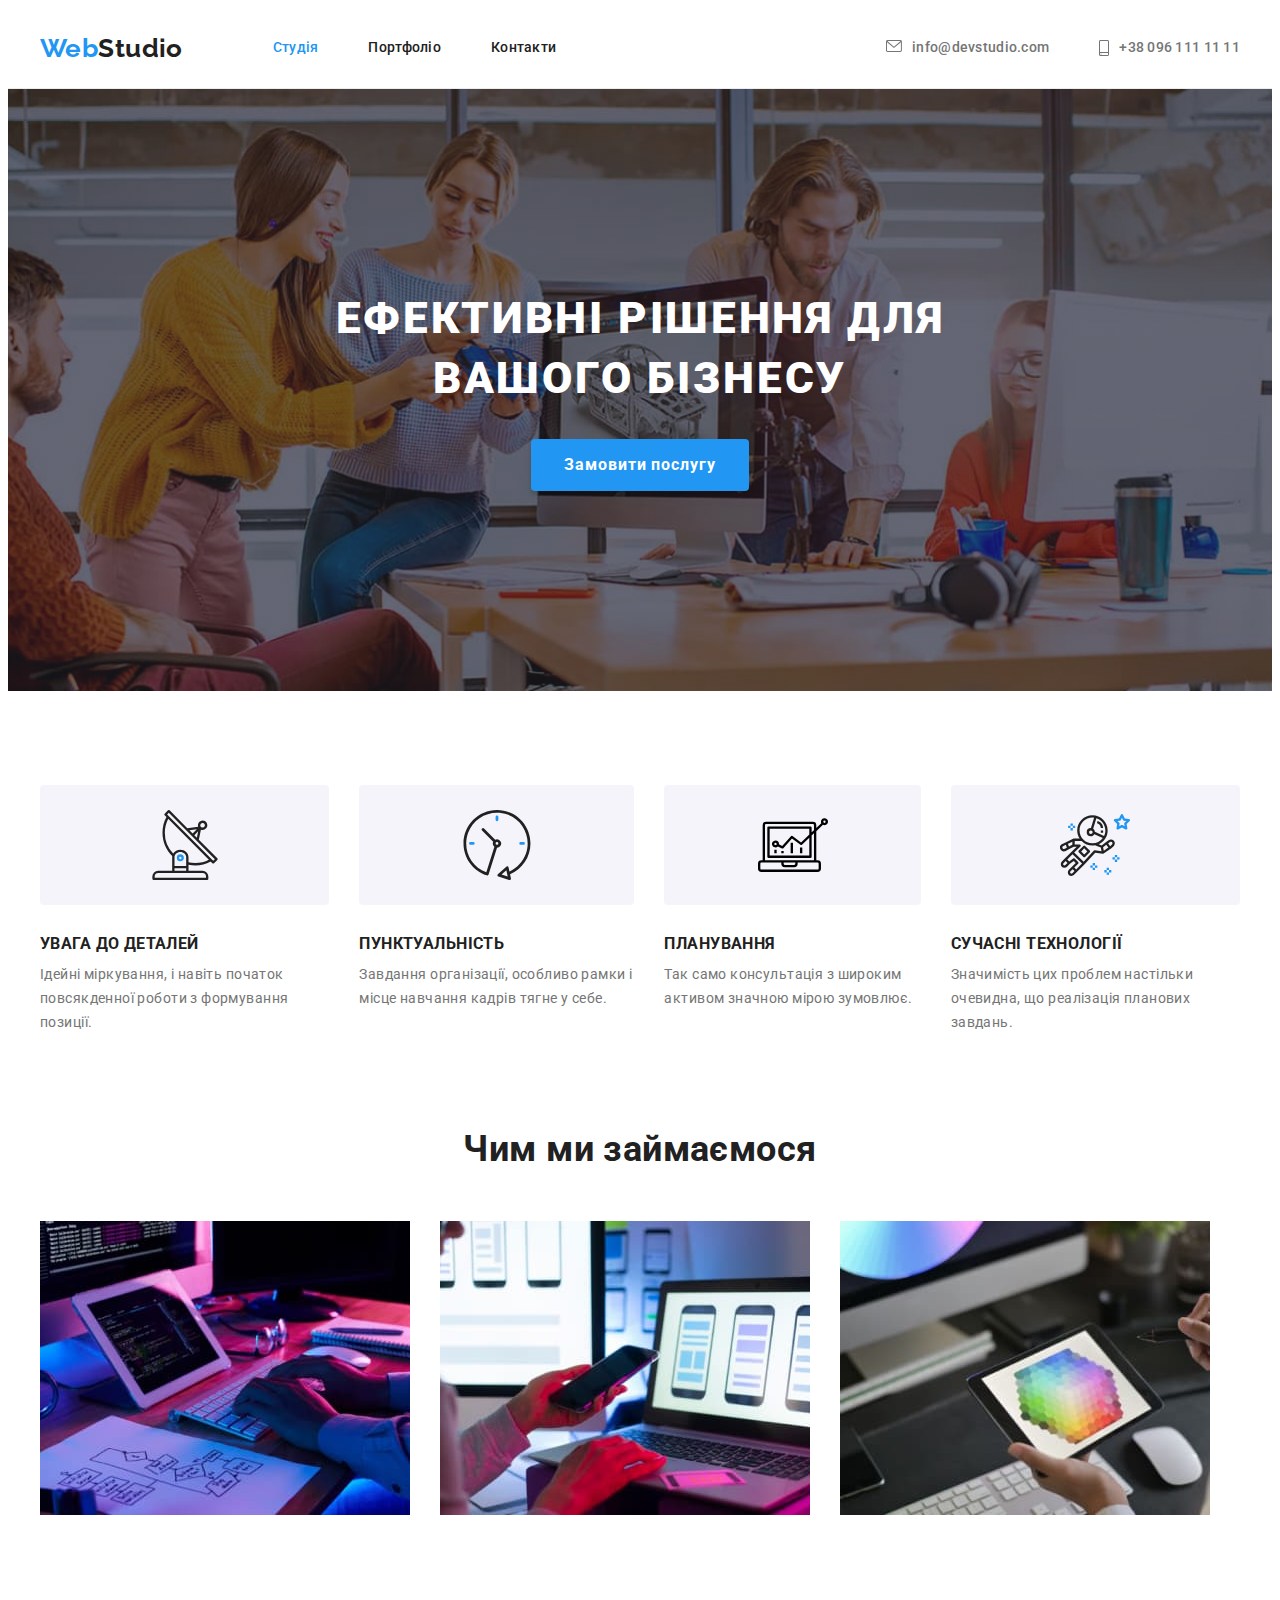
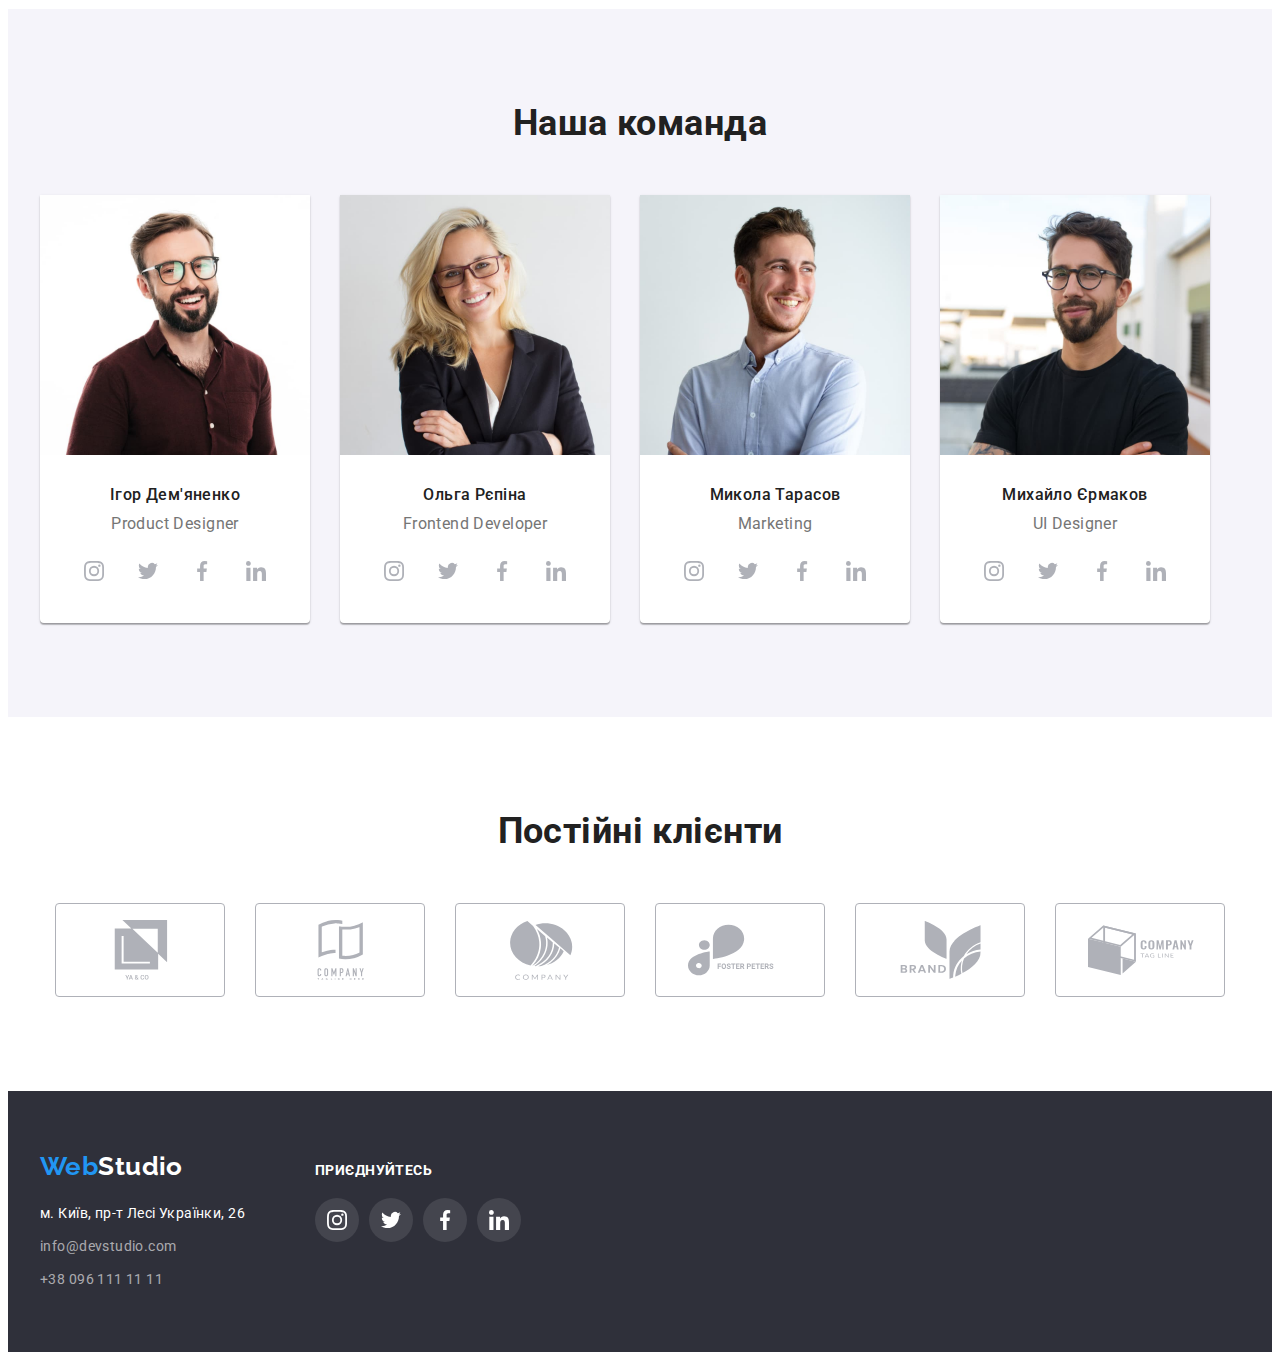
<file: index.html>
<!DOCTYPE html>
<html lang="uk">
  <head>
    <meta charset="UTF-8" />
    <meta http-equiv="X-UA-Compatible" content="IE=edge" />
    <meta name="viewport" content="width=device-width, initial-scale=1.0" />
    <title>WebStudio</title>
    <link rel="preconnect" href="https://fonts.googleapis.com" />
    <link rel="preconnect" href="https://fonts.gstatic.com" crossorigin />
    <link
      href="https://fonts.googleapis.com/css2?family=Raleway:wght@700&family=Roboto:wght@400;500;700;900&display=swap"
      rel="stylesheet"
    />
    <link
      rel="stylesheet"
      href="https://cdnjs.cloudflare.com/ajax/libs/modern-normalize/1.1.0/modern-normalize.min.css"
      integrity="sha512-wpPYUAdjBVSE4KJnH1VR1HeZfpl1ub8YT/NKx4PuQ5NmX2tKuGu6U/JRp5y+Y8XG2tV+wKQpNHVUX03MfMFn9Q=="
      crossorigin="anonymous"
      referrerpolicy="no-referrer"
    />
    <link rel="stylesheet" href="./css/styles.css" />
  </head>
  <body>
    <!-- Шапка сайту-->
    <header class="page-header">
      <div class="container header">
        <nav class="main-nav">
          <a href="./index.html" class="logo"
            >Web<span class="logo-black">Studio</span></a
          >
          <ul class="site-nav list">
            <li class="item">
              <a href="./index.html" class="link current">Студія</a>
            </li>
            <li class="item">
              <a href="./portfolio.html" class="link">Портфоліо</a>
            </li>
            <li class="item"><a href="#" class="link">Контакти</a></li>
          </ul>
        </nav>
        <ul class="contact-us list">
          <li class="item">
            <a href="mailto:info@devstudio.com" class="link"
              ><svg height="12px" width="16px" class="item-icon">
                <use href="./images/icons.svg#icon-envelope"></use></svg
              >info@devstudio.com</a
            >
          </li>
          <li class="item">
            <a href="tel:+380961111111" class="link"
              ><svg height="16px" width="10px" class="item-icon">
                <use href="./images/icons.svg#icon-smartphone"></use></svg
              >+38 096 111 11 11</a
            >
          </li>
        </ul>
      </div>
    </header>

    <!-- Основний контент -->
    <main>
      <!-- Секція Hero -->
      <section class="hero">
        <div class="container">
          <h1 class="hero-tittle">Ефективні рішення для вашого бізнесу</h1>
          <button type="button" class="button">Замовити послугу</button>
        </div>
      </section>
      <!-- Секція про переваги компанії -->
      <section class="section">
        <div class="container">
          <h2 class="section-tittle visually-hidden">Наші навички та вміння</h2>
          <ul class="feature-list list">
            <li class="item">
              <div class="thumb">
                <svg class="icon">
                  <use href="./images/icons.svg#icon-antenna"></use>
                </svg>
              </div>
              <h3 class="tittle">УВАГА ДО ДЕТАЛЕЙ</h3>
              <p class="description">
                Ідейні міркування, і навіть початок повсякденної роботи з
                формування позиції.
              </p>
            </li>
            <li class="item">
              <div class="thumb">
                <svg class="icon">
                  <use href="./images/icons.svg#icon-clock"></use>
                </svg>
              </div>
              <h3 class="tittle">ПУНКТУАЛЬНІСТЬ</h3>
              <p class="description">
                Завдання організації, особливо рамки і місце навчання кадрів
                тягне у себе.
              </p>
            </li>
            <li class="item">
              <div class="thumb">
                <svg class="icon">
                  <use href="./images/icons.svg#icon-diagram"></use>
                </svg>
              </div>
              <h3 class="tittle">ПЛАНУВАННЯ</h3>
              <p class="description">
                Так само консультація з широким активом значною мірою зумовлює.
              </p>
            </li>
            <li class="item">
              <div class="thumb">
                <svg class="icon">
                  <use href="./images/icons.svg#icon-astronaut"></use>
                </svg>
              </div>
              <h3 class="tittle">СУЧАСНІ ТЕХНОЛОГІЇ</h3>
              <p class="description">
                Значимість цих проблем настільки очевидна, що реалізація
                планових завдань.
              </p>
            </li>
          </ul>
        </div>
      </section>
      <!-- Секція про те чим ми займаємося -->
      <section class="section our-work">
        <div class="container">
          <h2 class="section-tittle">Чим ми займаємося</h2>
          <ul class="list activity">
            <li class="item">
              <img
                src="./images/box-1.jpg"
                alt="Стіл з клавіатурою"
                width="370"
                height="294"
              />
            </li>
            <li class="item">
              <img
                src="./images/box-2.jpg"
                alt="Ноутбук та телефон в руках"
                width="370"
                height="294"
              />
            </li>
            <li class="item">
              <img
                src="./images/box-3.jpg"
                alt="Зображення мозаїки на планшеті"
                width="370"
                height="294"
              />
            </li>
          </ul>
        </div>
      </section>
      <!-- Наша команда -->
      <section class="section team">
        <div class="container">
          <h2 class="section-tittle">Наша команда</h2>
          <ul class="teammate list">
            <li class="item">
              <img
                src="./images/ihor-demiianenko.jpg"
                alt="Ігор Дем'яненко"
                width="270"
                height="260"
              />
              <div class="description">
                <h3 class="tittle">Ігор Дем'яненко</h3>
                <p class="profession">Product Designer</p>
                <ul class="social-list list">
                  <li class="social-item">
                    <a
                      href="https://www.instagram.com/"
                      target="_blank"
                      rel="noreferrer noopener nofollow"
                      aria-label="Instagram"
                      class="link"
                      ><svg class="item-icon">
                        <use
                          href="./images/icons.svg#icon-instagram"
                        ></use></svg
                    ></a>
                  </li>
                  <li class="social-item">
                    <a
                      href="https://www.twitter.com/"
                      target="_blank"
                      rel="noreferrer noopener nofollow"
                      class="link"
                      aria-label="Twitter"
                      ><svg class="item-icon">
                        <use href="./images/icons.svg#icon-twitter"></use></svg
                    ></a>
                  </li>
                  <li class="social-item">
                    <a
                      href="https://www.facebook.com/"
                      target="_blank"
                      rel="noreferrer noopener nofollow"
                      aria-label="Facebook"
                      class="link"
                      ><svg class="item-icon">
                        <use href="./images/icons.svg#icon-facebook"></use></svg
                    ></a>
                  </li>
                  <li class="social-item">
                    <a
                      href="https://www.linkedin.com/"
                      target="_blank"
                      rel="noreferrer noopener nofollow"
                      aria-label="Linkedin"
                      class="link"
                      ><svg class="item-icon">
                        <use href="./images/icons.svg#icon-linkedin"></use></svg
                    ></a>
                  </li>
                </ul>
              </div>
            </li>
            <li class="item">
              <img
                src="./images/olha-riepina.jpg"
                alt="Ольга Рєпіна"
                width="270"
                height="260"
              />
              <div class="description">
                <h3 class="tittle">Ольга Рєпіна</h3>
                <p class="profession">Frontend Developer</p>
                <ul class="social-list list">
                  <li class="social-item">
                    <a
                      href="https://www.instagram.com/"
                      target="_blank"
                      rel="noreferrer noopener nofollow"
                      aria-label="Instagram"
                      class="link"
                      ><svg class="item-icon">
                        <use
                          href="./images/icons.svg#icon-instagram"
                        ></use></svg
                    ></a>
                  </li>
                  <li class="social-item">
                    <a
                      href="https://www.twitter.com/"
                      target="_blank"
                      rel="noreferrer noopener nofollow"
                      class="link"
                      aria-label="Twitter"
                      ><svg class="item-icon">
                        <use href="./images/icons.svg#icon-twitter"></use></svg
                    ></a>
                  </li>
                  <li class="social-item">
                    <a
                      href="https://www.facebook.com/"
                      target="_blank"
                      rel="noreferrer noopener nofollow"
                      aria-label="Facebook"
                      class="link"
                      ><svg class="item-icon">
                        <use href="./images/icons.svg#icon-facebook"></use></svg
                    ></a>
                  </li>
                  <li class="social-item">
                    <a
                      href="https://www.linkedin.com/"
                      target="_blank"
                      rel="noreferrer noopener nofollow"
                      aria-label="Linkedin"
                      class="link"
                      ><svg class="item-icon">
                        <use href="./images/icons.svg#icon-linkedin"></use></svg
                    ></a>
                  </li>
                </ul>
              </div>
            </li>
            <li class="item">
              <img
                src="./images/mykola-tarasov.jpg"
                alt="Микола Тарасов"
                width="270"
                height="260"
              />
              <div class="description">
                <h3 class="tittle">Микола Тарасов</h3>
                <p class="profession">Marketing</p>
                <ul class="social-list list">
                  <li class="social-item">
                    <a
                      href="https://www.instagram.com/"
                      target="_blank"
                      rel="noreferrer noopener nofollow"
                      aria-label="Instagram"
                      class="link"
                      ><svg class="item-icon">
                        <use
                          href="./images/icons.svg#icon-instagram"
                        ></use></svg
                    ></a>
                  </li>
                  <li class="social-item">
                    <a
                      href="https://www.twitter.com/"
                      target="_blank"
                      rel="noreferrer noopener nofollow"
                      class="link"
                      aria-label="Twitter"
                      ><svg class="item-icon">
                        <use href="./images/icons.svg#icon-twitter"></use></svg
                    ></a>
                  </li>
                  <li class="social-item">
                    <a
                      href="https://www.facebook.com/"
                      target="_blank"
                      rel="noreferrer noopener nofollow"
                      aria-label="Facebook"
                      class="link"
                      ><svg class="item-icon">
                        <use href="./images/icons.svg#icon-facebook"></use></svg
                    ></a>
                  </li>
                  <li class="social-item">
                    <a
                      href="https://www.linkedin.com/"
                      target="_blank"
                      rel="noreferrer noopener nofollow"
                      aria-label="Linkedin"
                      class="link"
                      ><svg class="item-icon">
                        <use href="./images/icons.svg#icon-linkedin"></use></svg
                    ></a>
                  </li>
                </ul>
              </div>
            </li>
            <li class="item">
              <img
                src="./images/mykhailo-iermakov.jpg"
                alt="Михайло Єрмаков"
                width="270"
                height="260"
              />
              <div class="description">
                <h3 class="tittle">Михайло Єрмаков</h3>
                <p class="profession">UI Designer</p>
                <ul class="social-list list">
                  <li class="social-item">
                    <a
                      href="https://www.instagram.com/"
                      target="_blank"
                      rel="noreferrer noopener nofollow"
                      aria-label="Instagram"
                      class="link"
                      ><svg class="item-icon">
                        <use
                          href="./images/icons.svg#icon-instagram"
                        ></use></svg
                    ></a>
                  </li>
                  <li class="social-item">
                    <a
                      href="https://www.twitter.com/"
                      target="_blank"
                      rel="noreferrer noopener nofollow"
                      class="link"
                      aria-label="Twitter"
                      ><svg class="item-icon">
                        <use href="./images/icons.svg#icon-twitter"></use></svg
                    ></a>
                  </li>
                  <li class="social-item">
                    <a
                      href="https://www.facebook.com/"
                      target="_blank"
                      rel="noreferrer noopener nofollow"
                      aria-label="Facebook"
                      class="link"
                      ><svg class="item-icon">
                        <use href="./images/icons.svg#icon-facebook"></use></svg
                    ></a>
                  </li>
                  <li class="social-item">
                    <a
                      href="https://www.linkedin.com/"
                      target="_blank"
                      rel="noreferrer noopener nofollow"
                      aria-label="Linkedin"
                      class="link"
                      ><svg class="item-icon">
                        <use href="./images/icons.svg#icon-linkedin"></use></svg
                    ></a>
                  </li>
                </ul>
              </div>
            </li>
          </ul>
        </div>
      </section>
      <section class="section clients">
        <div class="container">
          <h2 class="section-tittle">Постійні клієнти</h2>
          <ul class="clients-list list">
            <li class="clients-item">
              <a
                href="#"
                target="_blank"
                rel="noreferrer noopener nofollow"
                class="link"
              >
                <svg class="item-icon">
                  <use href="./images/icons.svg#icon-cmp-ya-co"></use>
                </svg>
              </a>
            </li>
            <li class="clients-item">
              <a
                href="#"
                target="_blank"
                rel="noreferrer noopener nofollow"
                class="link"
              >
                <svg class="item-icon">
                  <use href="./images/icons.svg#icon-cmp-tagline-her"></use>
                </svg>
              </a>
            </li>
            <li class="clients-item">
              <a
                href="#"
                target="_blank"
                rel="noreferrer noopener nofollow"
                class="link"
              >
                <svg class="item-icon">
                  <use href="./images/icons.svg#icon-cmp-company"></use>
                </svg>
              </a>
            </li>
            <li class="clients-item">
              <a
                href="#"
                target="_blank"
                rel="noreferrer noopener nofollow"
                class="link"
              >
                <svg class="item-icon">
                  <use href="./images/icons.svg#icon-cmp-foster-peters"></use>
                </svg>
              </a>
            </li>
            <li class="clients-item">
              <a
                href="#"
                target="_blank"
                rel="noreferrer noopener nofollow"
                class="link"
              >
                <svg class="item-icon">
                  <use href="./images/icons.svg#icon-cmp-brand"></use>
                </svg>
              </a>
            </li>
            <li class="clients-item">
              <a
                href="#"
                target="_blank"
                rel="noreferrer noopener nofollow"
                class="link"
              >
                <svg class="item-icon">
                  <use href="./images/icons.svg#icon-cmp-tag-line"></use>
                </svg>
              </a>
            </li>
          </ul>
        </div>
      </section>
    </main>

    <!-- Футер -->
    <footer class="footer">
      <div class="container">
        <div class="contact-footer">
          <a href="./index.html" class="logo"
            >Web<span class="logo-white">Studio</span></a
          >
          <address class="address">
            <ul class="list">
              <li class="item">
                <a
                  href="https://goo.gl/maps/RNsR4imkHqx8z6h36"
                  target="_blank"
                  rel="noreferrer noopener nofollow"
                  class="map link"
                  >м. Київ, пр-т Лесі Українки, 26</a
                >
              </li>
              <li class="item">
                <a href="mailto:info@devstudio.com" class="link"
                  >info@devstudio.com</a
                >
              </li>
              <li class="item">
                <a href="tel:+380961111111" class="link">+38 096 111 11 11</a>
              </li>
            </ul>
          </address>
        </div>
        <div class="thumb">
          <h3 class="social-list-tittle">Приєднуйтесь</h3>
          <ul class="social-list list">
            <li class="social-item">
              <a
                href="https://www.instagram.com/"
                target="_blank"
                rel="noreferrer noopener nofollow"
                aria-label="Instagram"
                class="link"
                ><svg class="item-icon">
                  <use href="./images/icons.svg#icon-instagram"></use></svg
              ></a>
            </li>
            <li class="social-item">
              <a
                href="https://www.twitter.com/"
                target="_blank"
                rel="noreferrer noopener nofollow"
                class="link"
                aria-label="Twitter"
                ><svg class="item-icon">
                  <use href="./images/icons.svg#icon-twitter"></use></svg
              ></a>
            </li>
            <li class="social-item">
              <a
                href="https://www.facebook.com/"
                target="_blank"
                rel="noreferrer noopener nofollow"
                aria-label="Facebook"
                class="link"
                ><svg class="item-icon">
                  <use href="./images/icons.svg#icon-facebook"></use></svg
              ></a>
            </li>
            <li class="social-item">
              <a
                href="https://www.linkedin.com/"
                target="_blank"
                rel="noreferrer noopener nofollow"
                aria-label="Linkedin"
                class="link"
                ><svg class="item-icon">
                  <use href="./images/icons.svg#icon-linkedin"></use></svg
              ></a>
            </li>
          </ul>
        </div>
      </div>
    </footer>
  </body>
</html>
</file>
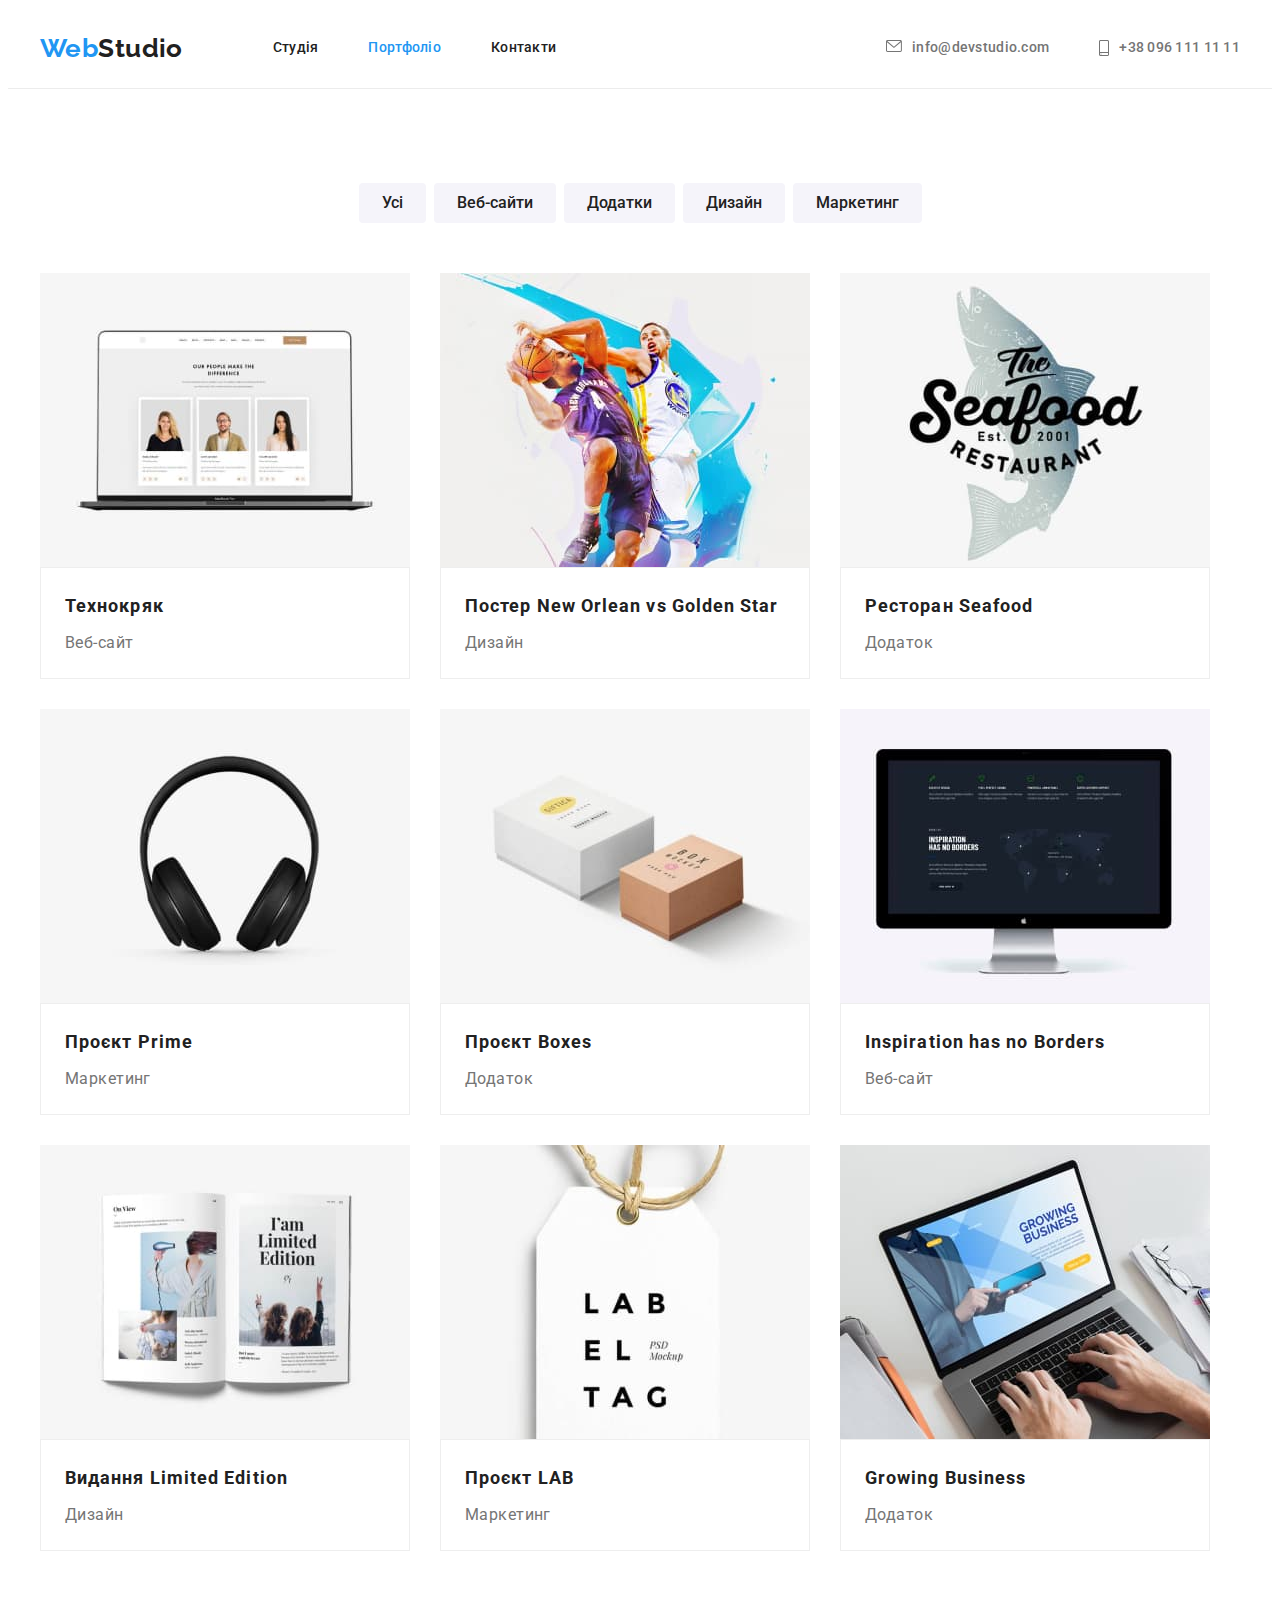
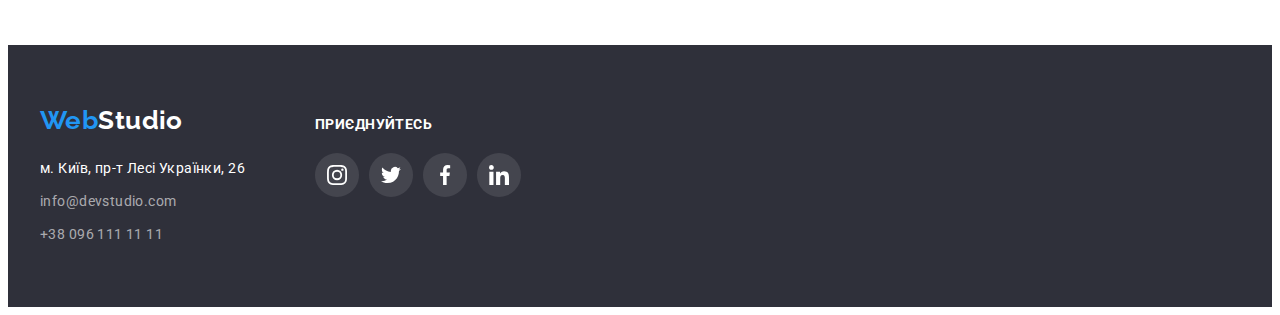
<file: portfolio.html>
<!DOCTYPE html>
<html lang="uk">
  <head>
    <meta charset="UTF-8" />
    <meta http-equiv="X-UA-Compatible" content="IE=edge" />
    <meta name="viewport" content="width=device-width, initial-scale=1.0" />
    <title>Portfolio</title>
    <link rel="preconnect" href="https://fonts.googleapis.com" />
    <link rel="preconnect" href="https://fonts.gstatic.com" crossorigin />
    <link
      href="https://fonts.googleapis.com/css2?family=Raleway:wght@700&family=Roboto:wght@400;500;700;900&display=swap"
      rel="stylesheet"
    />
    <link
      rel="stylesheet"
      href="https://cdnjs.cloudflare.com/ajax/libs/modern-normalize/1.1.0/modern-normalize.min.css"
      integrity="sha512-wpPYUAdjBVSE4KJnH1VR1HeZfpl1ub8YT/NKx4PuQ5NmX2tKuGu6U/JRp5y+Y8XG2tV+wKQpNHVUX03MfMFn9Q=="
      crossorigin="anonymous"
      referrerpolicy="no-referrer"
    />
    <link rel="stylesheet" href="./css/styles.css" />
  </head>
  <body>
    <!-- Шапка сайту-->
    <header class="page-header">
      <div class="container header">
        <nav class="main-nav">
          <a href="./index.html" class="logo"
            >Web<span class="logo-black">Studio</span></a
          >
          <ul class="site-nav list">
            <li class="item">
              <a href="./index.html" class="link">Студія</a>
            </li>
            <li class="item">
              <a href="./portfolio.html" class="link current">Портфоліо</a>
            </li>
            <li class="item"><a href="#" class="link">Контакти</a></li>
          </ul>
        </nav>
        <ul class="contact-us list">
          <li class="item">
            <a href="mailto:info@devstudio.com" class="link"
              ><svg height="12px" width="16px" class="item-icon">
                <use href="./images/icons.svg#icon-envelope"></use></svg
              >info@devstudio.com</a
            >
          </li>
          <li class="item">
            <a href="tel:+380961111111" class="link"
              ><svg height="16px" width="10px" class="item-icon">
                <use href="./images/icons.svg#icon-smartphone"></use></svg
              >+38 096 111 11 11</a
            >
          </li>
        </ul>
      </div>
    </header>

    <!-- Основний контент -->
    <main>
      <section class="section portfolio">
        <h1 class="section-tittle visually-hidden">Портфоліо</h1>
        <!-- Елементи портфоліо -->
        <div class="container">
          <ul class="filter list">
            <li class="item">
              <button type="button" class="button-filter">Усі</button>
            </li>
            <li class="item">
              <button type="button" class="button-filter">Веб-сайти</button>
            </li>
            <li class="item">
              <button type="button" class="button-filter">Додатки</button>
            </li>
            <li class="item">
              <button type="button" class="button-filter">Дизайн</button>
            </li>
            <li class="item">
              <button type="button" class="button-filter">Маркетинг</button>
            </li>
          </ul>
          <ul class="project-list list">
            <li class="project-item">
              <a href="#" class="project-link"
                ><img
                  src="./images/technokryak.jpg"
                  alt="Ноутбук з фото людей"
                  width="370"
                  height="294"
                />
                <div class="description">
                  <h2 class="tittle">Технокряк</h2>
                  <p class="product">Веб-сайт</p>
                </div>
              </a>
            </li>
            <li class="item">
              <a href="#" class="project-link"
                ><img
                  src="./images/poster-orlean-g-star.jpg"
                  alt="Два баскетболісти"
                  width="370"
                  height="294"
                />
                <div class="description">
                  <h2 class="tittle">Постер New Orlean vs Golden Star</h2>
                  <p class="product">Дизайн</p>
                </div>
              </a>
            </li>
            <li class="project-item">
              <a href="#" class="project-link"
                ><img
                  src="./images/restaurant-seafood.jpg  "
                  alt="Риба з надписом"
                  width="370"
                  height="294"
                />
                <div class="description">
                  <h2 class="tittle">Ресторан Seafood</h2>
                  <p class="product">Додаток</p>
                </div>
              </a>
            </li>
            <li class="project-item">
              <a href="#" class="project-link"
                ><img
                  src="./images/project-prime.jpg"
                  alt="Навушники"
                  width="370"
                  height="294"
                />
                <div class="description">
                  <h2 class="tittle">Проєкт Prime</h2>
                  <p class="product">Маркетинг</p>
                </div>
              </a>
            </li>
            <li class="project-item">
              <a href="#" class="project-link"
                ><img
                  src="./images/project-boxes.jpg"
                  alt="Біла і коричнева коробка"
                  width="370"
                  height="294"
                />
                <div class="description">
                  <h2 class="tittle">Проєкт Boxes</h2>
                  <p class="product">Додаток</p>
                </div>
              </a>
            </li>
            <li class="project-item">
              <a href="#" class="project-link"
                ><img
                  src="./images/inspiration.jpg"
                  alt="Монітор комп'ютера"
                  width="370"
                  height="294"
                />
                <div class="description">
                  <h2 class="tittle">Inspiration has no Borders</h2>
                  <p class="product">Веб-сайт</p>
                </div>
              </a>
            </li>
            <li class="project-item">
              <a href="#" class="project-link"
                ><img
                  src="./images/limit-edition.jpg"
                  alt="Розгортка журналу"
                  width="370"
                  height="294"
                />
                <div class="description">
                  <h2 class="tittle">Видання Limited Edition</h2>
                  <p class="product">Дизайн</p>
                </div>
              </a>
            </li>
            <li class="project-item">
              <a href="#" class="project-link"
                ><img
                  src="./images/project-lab.jpg"
                  alt="Брелок з надписом"
                  width="370"
                  height="294"
                />
                <div class="description">
                  <h2 class="tittle">Проєкт LAB</h2>
                  <p class="product">Маркетинг</p>
                </div>
              </a>
            </li>
            <li class="project-item">
              <a href="#" class="project-link"
                ><img
                  src="./images/growing-business.jpg"
                  alt="Ноутбук на столі"
                  width="370"
                  height="294"
                />
                <div class="description">
                  <h2 class="tittle">Growing Business</h2>
                  <p class="product">Додаток</p>
                </div>
              </a>
            </li>
          </ul>
        </div>
      </section>
    </main>

    <!-- Футер -->
    <footer class="footer">
      <div class="container">
        <div class="contact-footer">
          <a href="./index.html" class="logo"
            >Web<span class="logo-white">Studio</span></a
          >
          <address class="address">
            <ul class="list">
              <li class="item">
                <a
                  href="https://goo.gl/maps/RNsR4imkHqx8z6h36"
                  target="_blank"
                  rel="noreferrer noopener nofollow"
                  class="map link"
                  >м. Київ, пр-т Лесі Українки, 26</a
                >
              </li>
              <li class="item">
                <a href="mailto:info@devstudio.com" class="link"
                  >info@devstudio.com</a
                >
              </li>
              <li class="item">
                <a href="tel:+380961111111" class="link">+38 096 111 11 11</a>
              </li>
            </ul>
          </address>
        </div>
        <div class="thumb">
          <h3 class="social-list-tittle">Приєднуйтесь</h3>
          <ul class="social-list list">
            <li class="social-item">
              <a
                href="https://www.instagram.com/"
                target="_blank"
                rel="noreferrer noopener nofollow"
                aria-label="Instagram"
                class="link"
                ><svg class="item-icon">
                  <use href="./images/icons.svg#icon-instagram"></use></svg
              ></a>
            </li>
            <li class="social-item">
              <a
                href="https://www.instagram.com/"
                target="_blank"
                rel="noreferrer noopener nofollow"
                class="link"
                aria-label="Twitter"
                ><svg class="item-icon">
                  <use href="./images/icons.svg#icon-twitter"></use></svg
              ></a>
            </li>
            <li class="social-item">
              <a
                href="https://www.instagram.com/"
                target="_blank"
                rel="noreferrer noopener nofollow"
                aria-label="Facebook"
                class="link"
                ><svg class="item-icon">
                  <use href="./images/icons.svg#icon-facebook"></use></svg
              ></a>
            </li>
            <li class="social-item">
              <a
                href="https://www.instagram.com/"
                target="_blank"
                rel="noreferrer noopener nofollow"
                aria-label="Linkedin"
                class="link"
                ><svg class="item-icon">
                  <use href="./images/icons.svg#icon-linkedin"></use></svg
              ></a>
            </li>
          </ul>
        </div>
      </div>
    </footer>
  </body>
</html>
</file>
<file: css/styles.css>
/* колір основного тексту #757575 */
/* вторинний колір тексту  #212121;
 */
/* білий #FFFFFF  */
/* акцент #2196F3 */
/* вторинний колір фону #F5F4FA; */

:root {
  --primary-text-color: #757575;
  --title-text-color: #212121;
  --accent-color: #2196f3;
  --primary-white-color: #ffffff;
  --bcg-color: #2f303a;
  --bcg-color-hero: #C4C4C4;
  --secondary-bcg-color: #f5f4fa;
  --active-btn: #188ce8;
  --footer-contact-color: rgba(255, 255, 255, 0.6);
  --header-border-color: #ececec;
  --filter-border-color: #eeeeee;
  --icon-fill-color: #afb1b8;
}

body {
  color: var(--primary-text-color);
  background-color: var(--primary-white-color);

  font-family: "Roboto", sans-serif;
  font-size: 14px;
  line-height: 1.71;
  letter-spacing: 0.03em;
}

.list {
  list-style: none;
  padding: 0;
  margin: 0;
}

.visually-hidden {
  position: absolute;
  white-space: nowrap;
  width: 1px;
  height: 1px;
  overflow: hidden;
  border: 0;
  padding: 0;
  clip: rect(0 0 0 0);
  clip-path: inset(50%);
  margin: -1px;
}

.container {
  margin-left: auto;
  margin-right: auto;
  width: 1200px;
  padding-left: 15px;
  padding-right: 15px;
}

/* Header */

.page-header {
  border-bottom-width: 1px;
  border-bottom-style: solid;
  border-bottom-color: var(--header-border-color);
}

.logo {
  color: var(--accent-color);
  font-family: "Raleway", sans-serif;

  font-weight: 700;
  font-size: 26px;
  line-height: 1.19;
  text-decoration: none;
}

.logo-black {
  color: var(--title-text-color);
}

.logo-white {
  color: var(--primary-white-color);
}

/* Site nav */

.page-header {
  border-bottom: 1px solid var(--header-border-color);
}

.header {
  display: flex;
  align-items: center;
  justify-content: flex-end;
}

.main-nav {
  display: flex;
  align-items: center;
}

.site-nav {
  display: flex;
  margin-left: 90px;
  gap: 50px;
}

.site-nav .link {
  display: block;
  padding-top: 32px;
  padding-bottom: 32px;

  color: var(--title-text-color);
  font-weight: 500;
  line-height: 1.14;
  letter-spacing: 0.02em;
  text-decoration: none;
}

.site-nav .link:hover,
.site-nav .link:focus {
  color: var(--accent-color);
}

.site-nav .link.current {
  color: var(--accent-color);
}

.contact-us {
  display: flex;
  margin-left: auto;
  align-items: center;
  gap: 50px;
}

.contact-us .item-icon {
  margin-right: 10px;
}

.contact-us .link {
  display: flex;
  padding-top: 32px;
  padding-bottom: 32px;

  color: var(--primary-text-color);
  fill: var(--primary-text-color);
  font-weight: 500;
  line-height: 1.14;
  letter-spacing: 0.02em;
  text-decoration: none;
}

.contact-us .link:hover,
.contact-us .link:focus {
  color: var(--accent-color);
  fill: var(--active-btn);
}

/* Головна сторінка */
/* Hero section */
.hero {
  max-width: 1600px;
  margin-left: auto;
  margin-right: auto;
  background-color: var(--bcg-color-hero);
  background-image: linear-gradient(
      to right,
      rgba(47, 48, 58, 0.4),
      rgba(47, 48, 58, 0.4)
    ),
    url("../images/hero-bg.jpg");

  background-repeat: no-repeat;
  background-position: center;
  background-size: cover;
}

.hero .container {
  text-align: center;
  padding-top: 200px;
  padding-bottom: 200px;
}

.hero-tittle {
  margin: 0 auto;
  max-width: 696px;
  color: var(--primary-white-color);
  font-weight: 900;
  font-size: 44px;
  line-height: 1.36;
  letter-spacing: 0.06em;

  text-transform: uppercase;
}

/* Button */

.button {
  display: inline-block;
  margin-top: 30px;
  border: 1px solid transparent;
  border-radius: 4px;
  padding: 10px 32px;

  color: var(--primary-white-color);
  background-color: var(--accent-color);
  box-shadow: 0px 4px 4px rgba(0, 0, 0, 0.15);
  font-family: inherit;
  font-weight: 700;
  font-size: 16px;
  line-height: 1.88;
  letter-spacing: 0.06em;
  text-align: center;
  cursor: pointer;
}

.button:hover,
.button:focus,
.button:active {
  background-color: var(--active-btn);
}

.button-filter {
  display: inline-block;
  border: 1px solid transparent;
  border-radius: 4px;
  padding: 6px 22px;

  color: var(--title-text-color);
  background-color: var(--secondary-bcg-color);
  font-family: inherit;
  font-weight: 500;
  font-size: 16px;
  line-height: 1.62;
  text-align: center;

  cursor: pointer;
}

.button-filter:hover,
.button-filter:focus,
.button-filter:active {
  color: var(--primary-white-color);
  background-color: var(--accent-color);
  box-shadow: 0px 3px 1px rgba(0, 0, 0, 0.1), 0px 1px 2px rgba(0, 0, 0, 0.08), 0px 2px 2px rgba(0, 0, 0, 0.12);
  text-shadow: 0px 4px 4px rgba(0, 0, 0, 0.25);
}

/* Секція про переваги компанії */

.section {
  padding-top: 94px;
  padding-bottom: 94px;
}

.section-tittle {
  color: var(--title-text-color);
  font-weight: 700;
  font-size: 36px;
  line-height: 1.16;
  text-align: center;
}

.feature-list {
  display: flex;
  gap: 30px;
}

.feature-list .thumb {
  display: flex;
  justify-content: center;
  align-items: center;
  height: 120px;
  border-radius: 4px;
  background-color: var(--secondary-bcg-color);
  margin-bottom: 30px;
}

.thumb .icon {
  width: 70px;
  height: 70px;
}

.feature-list .tittle {
  margin: 0;
  margin-bottom: 10px;
  color: var(--title-text-color);
  font-weight: 700;
  line-height: 1.14;
  text-transform: uppercase;
}

.feature-list .description {
  margin-top: 0;
  margin-bottom: 0;
}

/* Чим ми займаємось */

.section-tittle {
  margin: 0;
  margin-bottom: 50px;
}

.our-work {
  padding-top: 0;
}

.container .activity {
  display: flex;
  gap: 30px;
}

img {
  display: block;
}

/* Наша команда */

.team {
  background-color: var(--secondary-bcg-color);
}

.teammate {
  display: flex;
  gap: 30px;
}

.teammate .tittle {
  margin: 0;
  color: var(--title-text-color);
  font-weight: 500;
  font-size: 16px;
  line-height: 1.19;
  text-align: center;
}

.teammate .item {
  background-color: var(--primary-white-color);
  border-radius: 0px 0px 4px 4px;
  box-shadow: 0px 1px 3px rgba(0, 0, 0, 0.12), 0px 1px 1px rgba(0, 0, 0, 0.14),
    0px 2px 1px rgba(0, 0, 0, 0.2);
}

.teammate .description {
  padding: 30px 0;
  text-align: center;
}

.profession {
  margin: 0;
  margin-top: 10px;
  font-size: 16px;
  line-height: 1.19;
}

.description .social-list {
  display: flex;
  margin-top: 16px;
  justify-content: center;
  gap: 10px;
}

.social-list .link {
  height: 44px;
  width: 44px;
  display: flex;
  justify-content: center;
  align-items: center;
  fill: var(--icon-fill-color);
  font-size: 0;
}

.social-item .item-icon {
  height: 20px;
  width: 20px;
}

.social-list .link:hover,
.social-list .link:focus {
  background-color: var(--accent-color);
  border-radius: 50%;
  fill: var(--primary-white-color);
}

/* Клієнти */
.clients .clients-list {
  display: flex;
  justify-content: center;
  gap: 30px;
}

.clients-list .clients-item {
  max-width: 170px;
}

.clients-item .item-icon {
  height: 60px;
  width: 106px;
}

.clients-list .link {
  display: block;
  padding: 16px 32px;
  fill: var(--icon-fill-color);
  border: 1px solid #afb1b8;
  border-radius: 4px;
  font-size: 0;
}

.clients-list .link:hover,
.clients-list .link:focus {
  border-color: var(--accent-color);
  fill: var(--accent-color);
}

/* Футер */

.footer {
  padding-top: 60px;
  padding-bottom: 60px;
  background-color: var(--bcg-color);
}

.footer .container {
  display: flex;
  align-items: baseline;
}

.address {
  margin-top: 20px;
}

.address .link {
  color: var(--footer-contact-color);
  font-style: normal;
  font-weight: 400;
  line-height: 1.14;
  letter-spacing: 0.03em;
  text-decoration: none;
}

.address .item:not(:first-child) {
  margin-top: 9px;
}

.address .link:hover,
.address .link:focus {
  color: var(--accent-color);
}

.address .map {
  color: var(--primary-white-color);
}

.footer .thumb {
  margin-left: 70px;
}

.social-list-tittle {
  margin: 0;
  color: var(--primary-white-color);
  font-weight: 700;
  font-size: 14px;
  line-height: 1.14;
  text-transform: uppercase;
}

.footer .social-list {
  display: flex;
  margin-top: 20px;
  justify-content: center;
  gap: 10px;
}

.footer .social-list .link {
  background-color: rgba(255, 255, 255, 0.1);
  border-radius: 50%;
  fill: var(--primary-white-color);
  font-size: 0;
}

.footer .social-item .link:hover,
.footer .social-item .link:focus {
  background-color: var(--accent-color);
  border-radius: 50%;
}

/* Сторінка портфоліо */

/* Фільтр проектів */

.filter {
  display: flex;
  gap: 8px;
  margin-bottom: 50px;
  justify-content: center;
}

.project-list .tittle {
  margin-top: 0;
  margin-bottom: 4px;
  color: var(--title-text-color);

  font-weight: 700;
  font-size: 18px;
  line-height: 2;
  letter-spacing: 0.06em;
}

.project-list {
  display: flex;
  flex-wrap: wrap;
  gap: 30px;
}

.project-link {
  display: block;
  text-decoration: none;
}

.project-link:hover,
.project-link:focus {
  box-shadow: 0px 1px 1px rgba(0, 0, 0, 0.12), 0px 4px 4px rgba(0, 0, 0, 0.06),
      1px 4px 6px rgba(0, 0, 0, 0.16);
}

.project-list .description {
  padding: 20px 24px;
  border: 1px solid var(--filter-border-color);
}

.project-list .product {
  margin: 0;
  color: var(--primary-text-color);
  font-size: 16px;
  line-height: 1.88;
}
</file>
